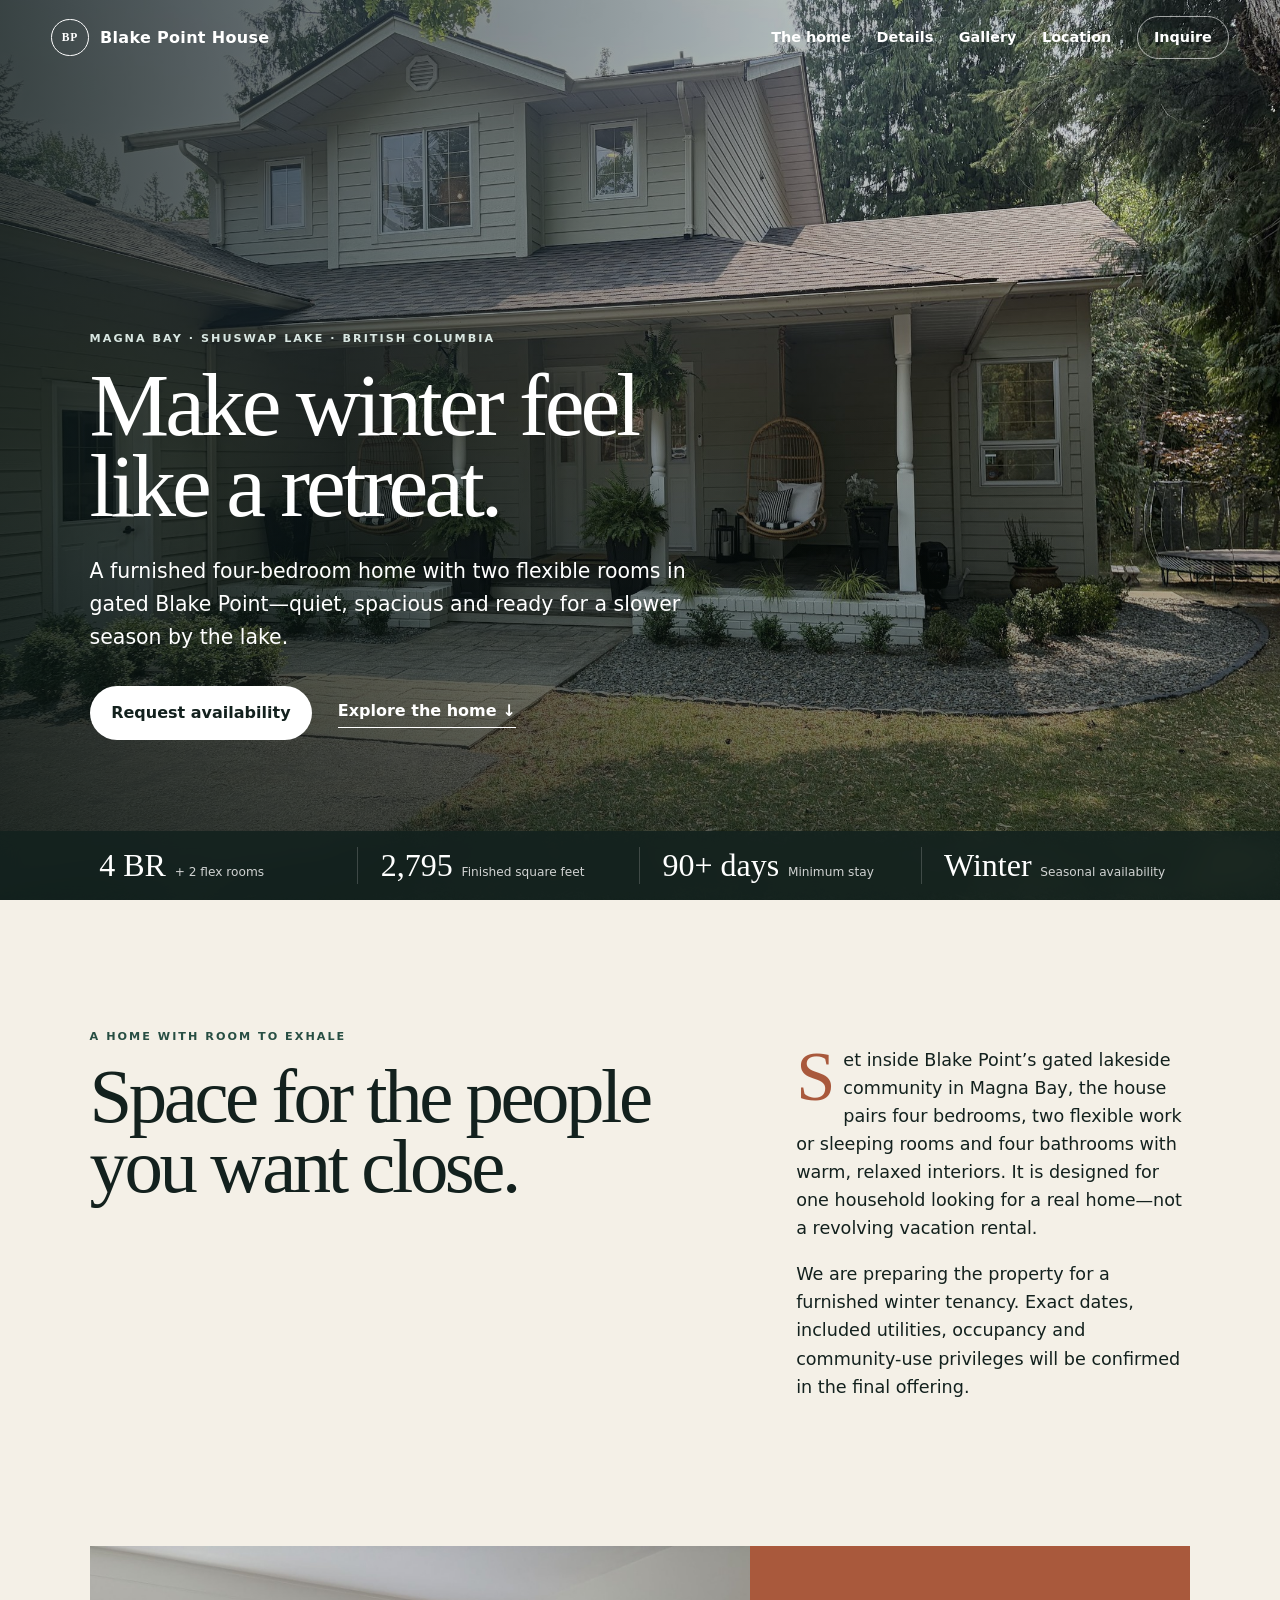
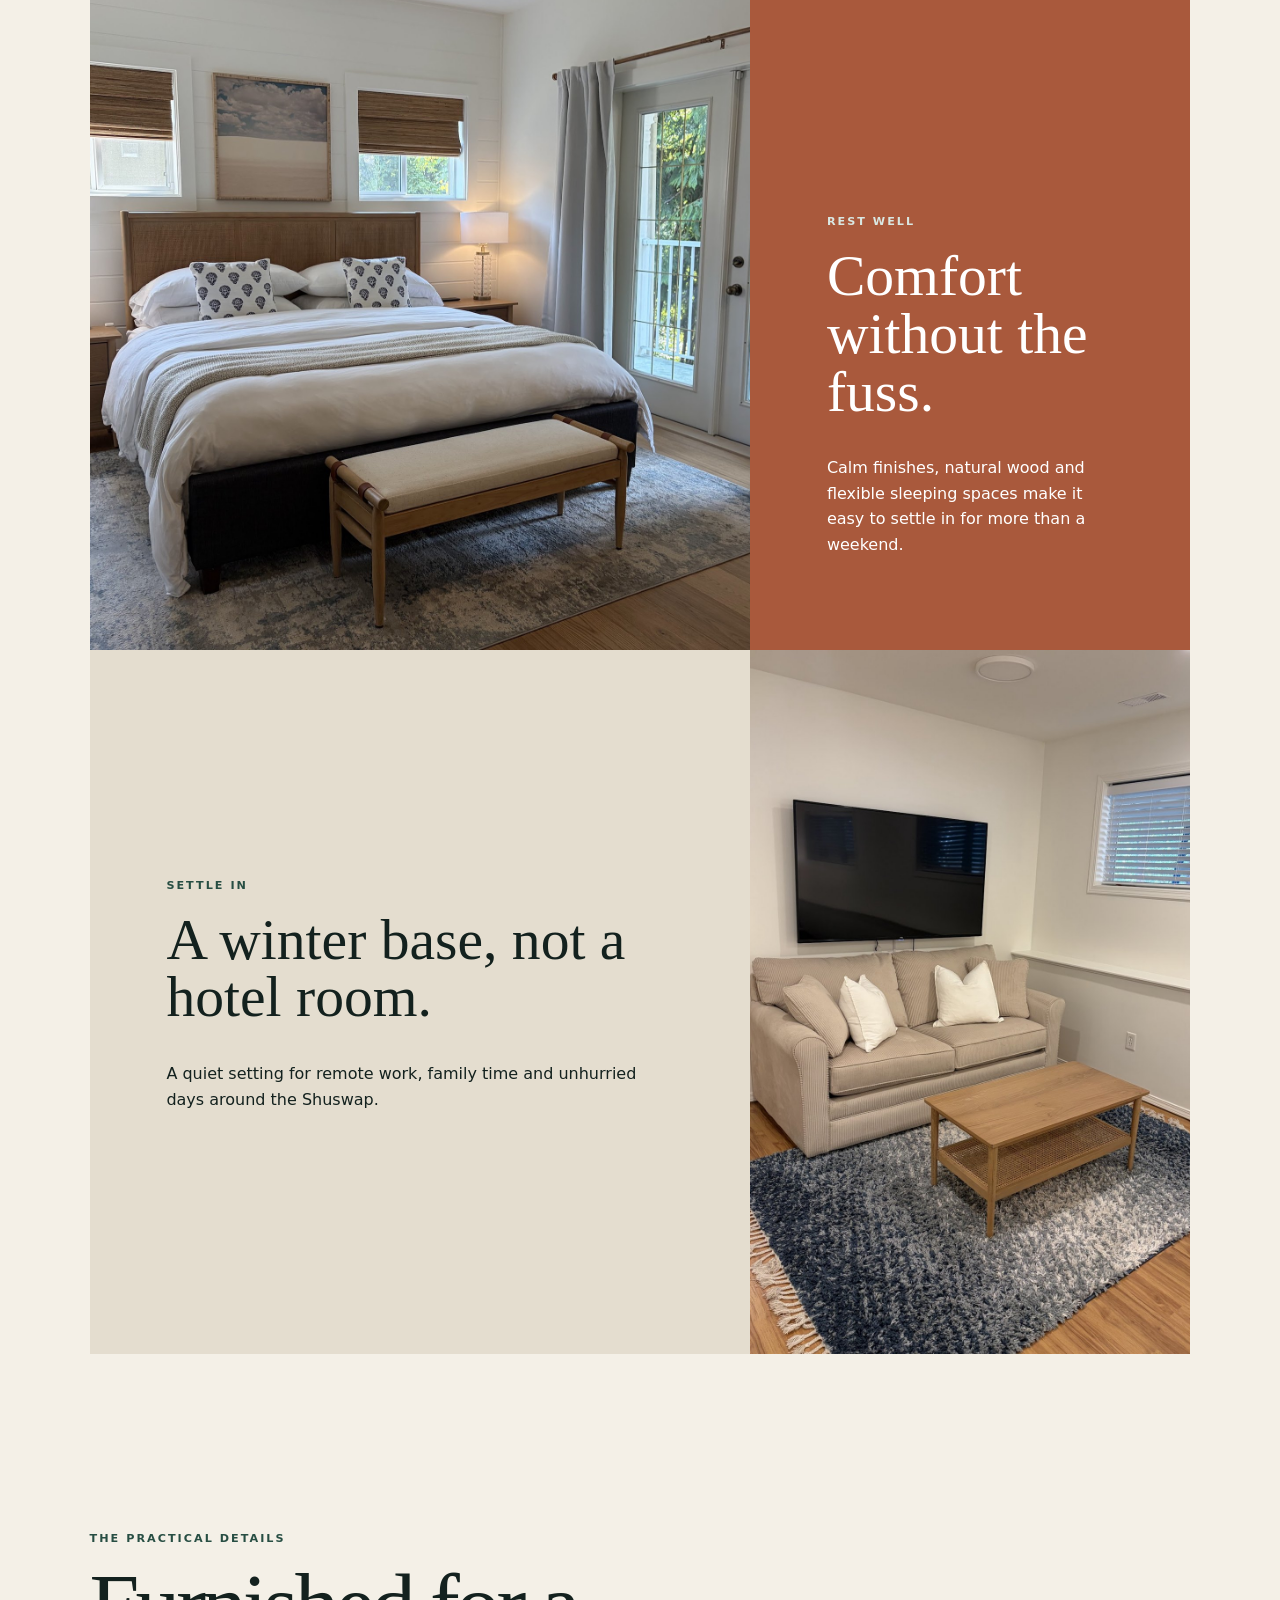
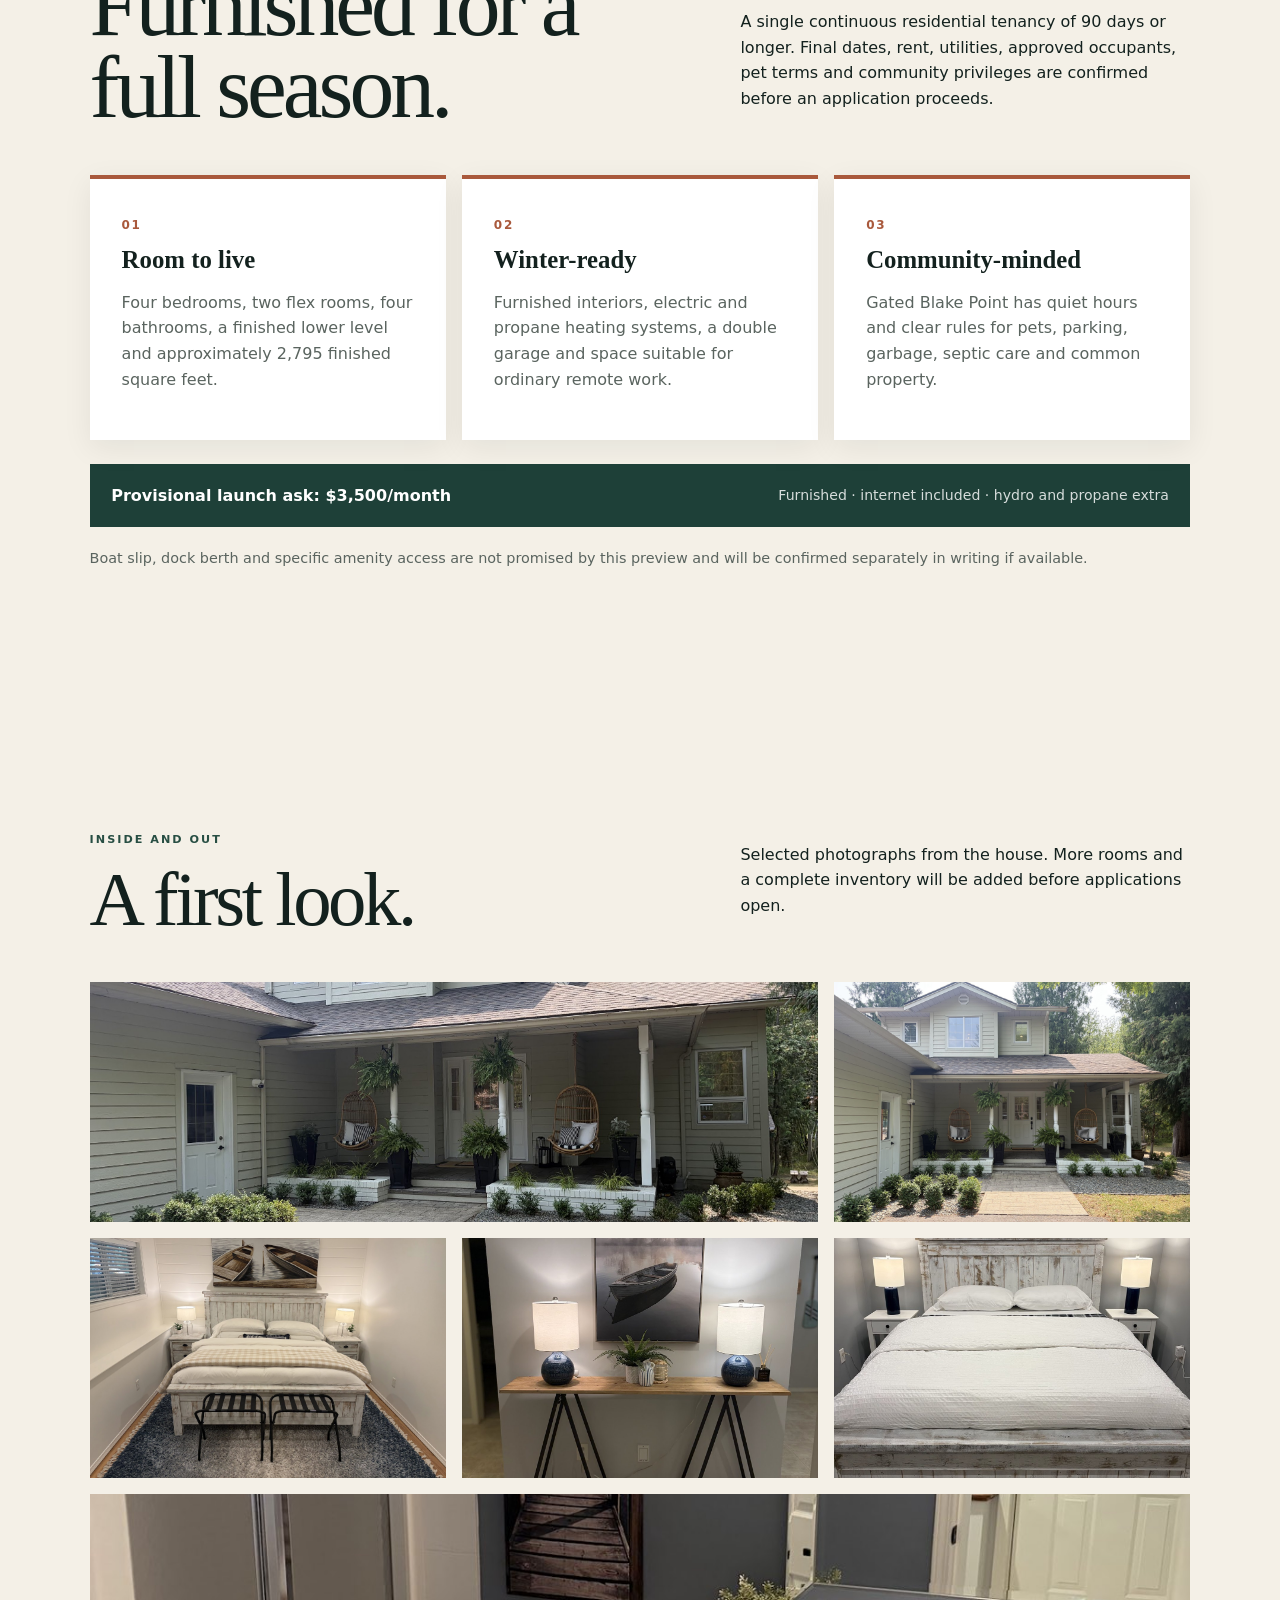
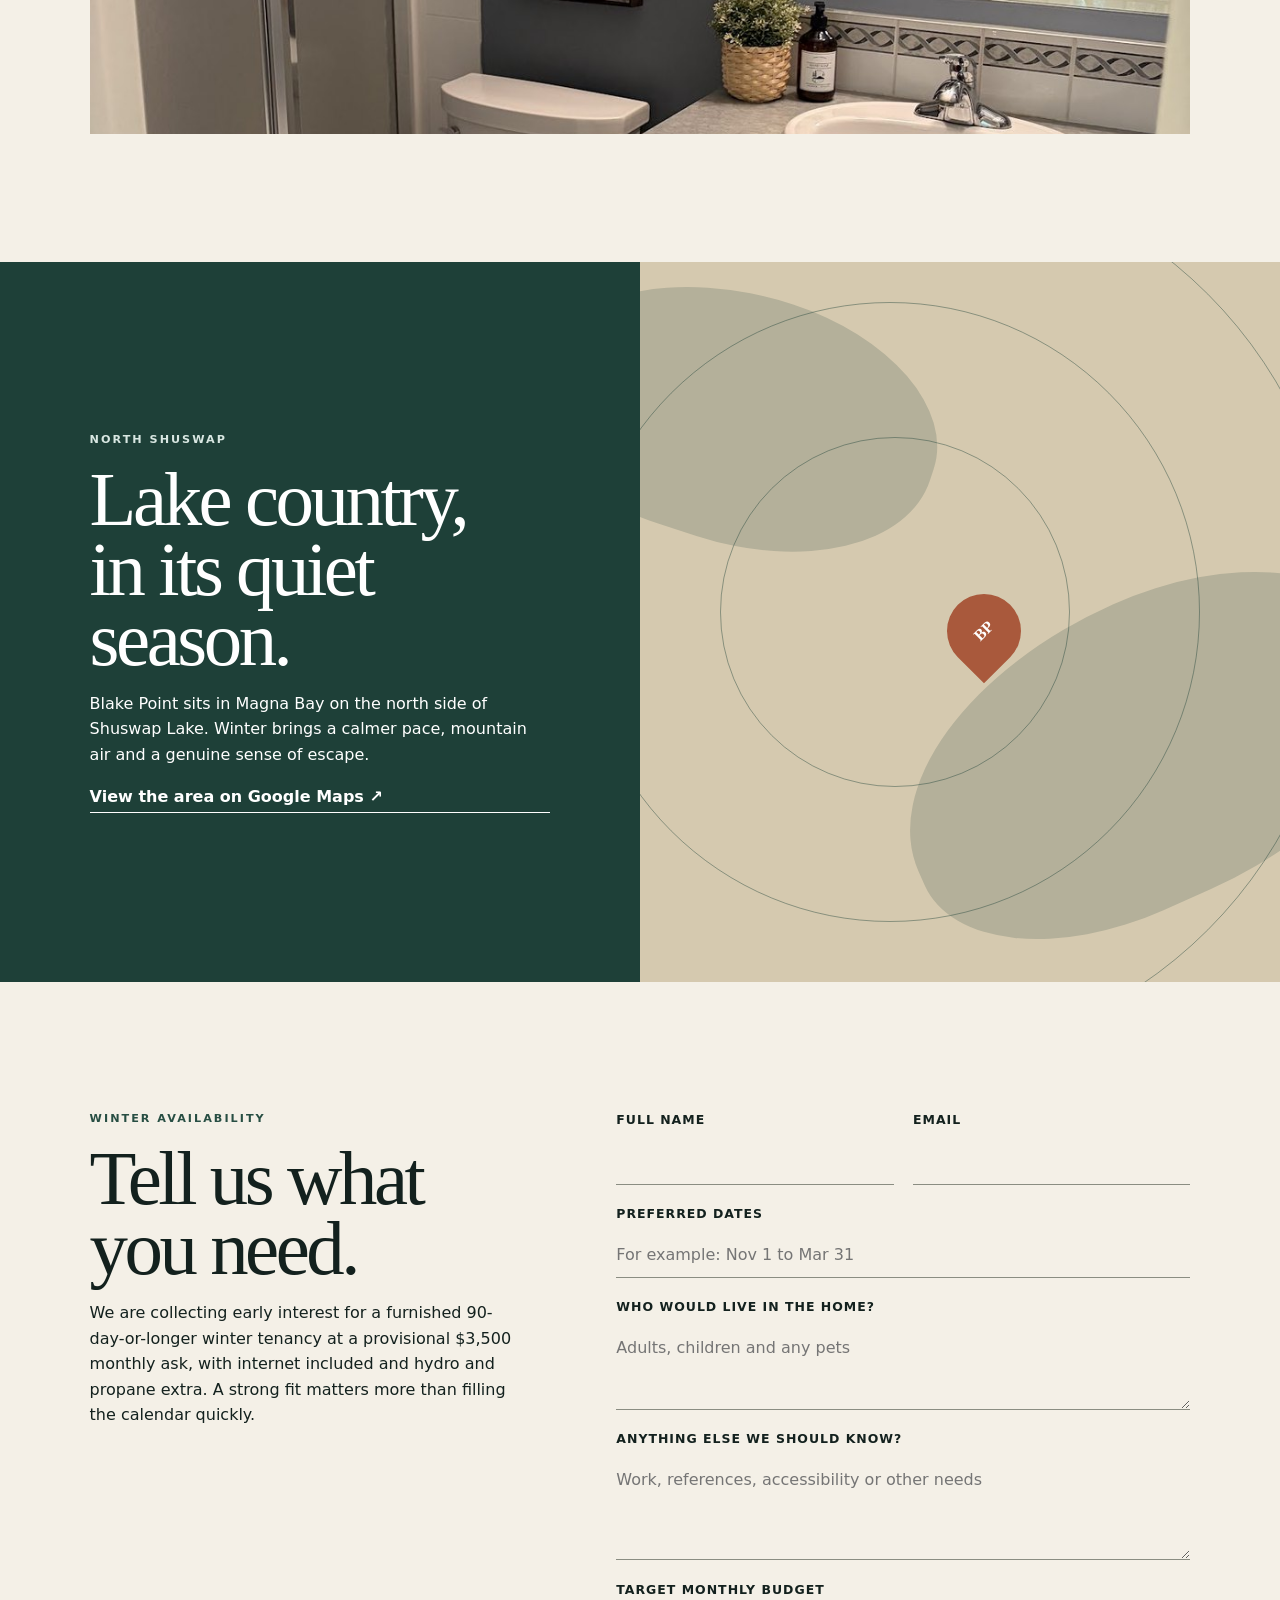
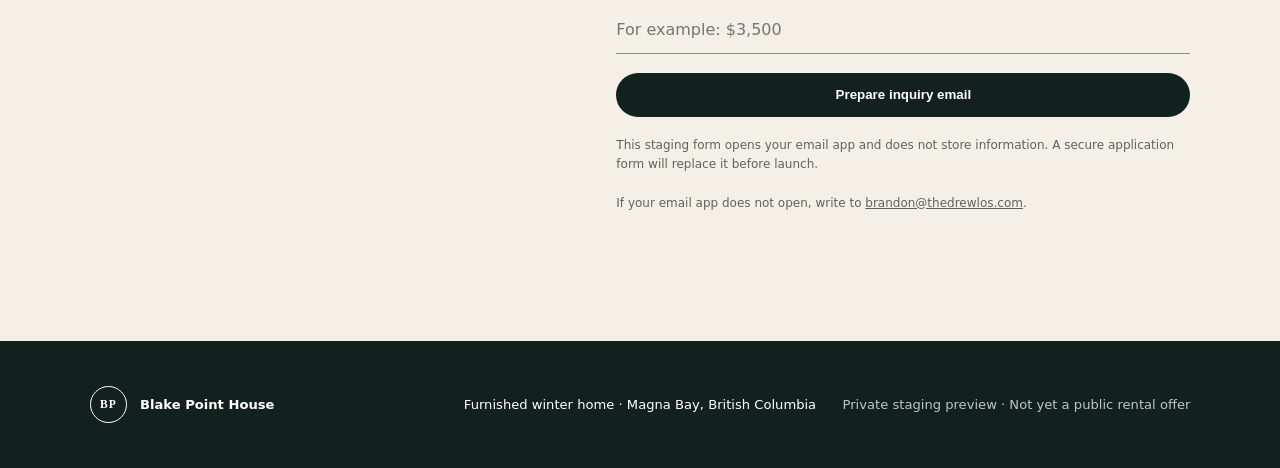
<file: index.html>
<!doctype html>
<html lang="en">
<head>
  <meta charset="utf-8">
  <meta name="viewport" content="width=device-width,initial-scale=1">
  <meta name="robots" content="noindex,nofollow,noarchive">
  <meta name="description" content="A furnished four-bedroom plus two-flex-room winter home in gated Blake Point on Shuswap Lake, British Columbia.">
  <title>Blake Point House — A winter home on Shuswap Lake</title>
  <link rel="stylesheet" href="styles.css">
  <link rel="stylesheet" href="details.css">
</head>
<body>
  <a class="skip" href="#main">Skip to content</a>
  <header class="nav" data-nav>
    <a class="brand" href="#top" aria-label="Blake Point House home">
      <span class="brand-mark">BP</span>
      <span>Blake Point House</span>
    </a>
    <button class="menu" aria-expanded="false" aria-controls="nav-links">Menu</button>
    <nav id="nav-links" aria-label="Primary navigation">
      <a href="#home">The home</a>
      <a href="#details">Details</a>
      <a href="#gallery">Gallery</a>
      <a href="#location">Location</a>
      <a class="nav-cta" href="#inquire">Inquire</a>
    </nav>
  </header>

  <main id="main">
    <section class="hero" id="top" aria-labelledby="hero-title">
      <img class="hero-image" src="assets/web/hero.jpg" alt="Landscaped approach to a covered entrance at Blake Point House">
      <div class="hero-shade"></div>
      <div class="hero-copy">
        <p class="eyebrow light">Magna Bay · Shuswap Lake · British Columbia</p>
        <h1 id="hero-title">Make winter feel<br>like a retreat.</h1>
        <p class="hero-lede">A furnished four-bedroom home with two flexible rooms in gated Blake Point—quiet, spacious and ready for a slower season by the lake.</p>
        <div class="hero-actions">
          <a class="button primary" href="#inquire">Request availability</a>
          <a class="text-link light" href="#gallery">Explore the home <span aria-hidden="true">↓</span></a>
        </div>
      </div>
      <div class="facts" aria-label="Property highlights">
        <div><strong>4 BR</strong><span>+ 2 flex rooms</span></div>
        <div><strong>2,795</strong><span>Finished square feet</span></div>
        <div><strong>90+ days</strong><span>Minimum stay</span></div>
        <div><strong>Winter</strong><span>Seasonal availability</span></div>
      </div>
    </section>

    <section class="intro section" id="home">
      <div>
        <p class="eyebrow">A home with room to exhale</p>
        <h2>Space for the people you want close.</h2>
      </div>
      <div class="intro-copy">
        <p>Set inside Blake Point’s gated lakeside community in Magna Bay, the house pairs four bedrooms, two flexible work or sleeping rooms and four bathrooms with warm, relaxed interiors. It is designed for one household looking for a real home—not a revolving vacation rental.</p>
        <p>We are preparing the property for a furnished winter tenancy. Exact dates, included utilities, occupancy and community-use privileges will be confirmed in the final offering.</p>
      </div>
    </section>

    <section class="feature-grid section" aria-label="Home highlights">
      <article class="feature-image tall">
        <img src="assets/web/bedroom-one.jpg" alt="Rustic wood bed with neutral bedding and nautical artwork">
      </article>
      <article class="feature-copy rust">
        <p class="eyebrow light">Rest well</p>
        <h3>Comfort without the fuss.</h3>
        <p>Calm finishes, natural wood and flexible sleeping spaces make it easy to settle in for more than a weekend.</p>
      </article>
      <article class="feature-copy cream">
        <p class="eyebrow">Settle in</p>
        <h3>A winter base, not a hotel room.</h3>
        <p>A quiet setting for remote work, family time and unhurried days around the Shuswap.</p>
      </article>
      <article class="feature-image">
        <img src="assets/web/lounge.jpg" alt="Soft neutral sofa facing a wall-mounted television">
      </article>
    </section>

    <section class="details section" id="details" aria-labelledby="details-title">
      <div class="section-head">
        <div>
          <p class="eyebrow">The practical details</p>
          <h2 id="details-title">Furnished for a full season.</h2>
        </div>
        <p>A single continuous residential tenancy of 90 days or longer. Final dates, rent, utilities, approved occupants, pet terms and community privileges are confirmed before an application proceeds.</p>
      </div>
      <div class="detail-cards">
        <article><span>01</span><h3>Room to live</h3><p>Four bedrooms, two flex rooms, four bathrooms, a finished lower level and approximately 2,795 finished square feet.</p></article>
        <article><span>02</span><h3>Winter-ready</h3><p>Furnished interiors, electric and propane heating systems, a double garage and space suitable for ordinary remote work.</p></article>
        <article><span>03</span><h3>Community-minded</h3><p>Gated Blake Point has quiet hours and clear rules for pets, parking, garbage, septic care and common property.</p></article>
      </div>
      <p class="price-line"><strong>Provisional launch ask: $3,500/month</strong><span>Furnished · internet included · hydro and propane extra</span></p>
      <p class="detail-note">Boat slip, dock berth and specific amenity access are not promised by this preview and will be confirmed separately in writing if available.</p>
    </section>

    <section class="gallery section" id="gallery">
      <div class="section-head">
        <div>
          <p class="eyebrow">Inside and out</p>
          <h2>A first look.</h2>
        </div>
        <p>Selected photographs from the house. More rooms and a complete inventory will be added before applications open.</p>
      </div>
      <div class="mosaic">
        <button class="photo wide" data-photo="assets/web/exterior-angle.jpg" aria-label="Open exterior angle photo"><img src="assets/web/exterior-angle.jpg" alt="Angled exterior view with landscaping and covered entrance"></button>
        <button class="photo" data-photo="assets/web/porch.jpg" aria-label="Open covered entrance photo"><img src="assets/web/porch.jpg" alt="Covered entrance with hanging plants and wicker chairs"></button>
        <button class="photo" data-photo="assets/web/room-overview.jpg" aria-label="Open room overview photo"><img src="assets/web/room-overview.jpg" alt="Wide view of a sleeping and sitting area"></button>
        <button class="photo" data-photo="assets/web/bedroom-two.jpg" aria-label="Open second bedroom photo"><img src="assets/web/bedroom-two.jpg" alt="Wood bed with white bedding and blue bedside lamps"></button>
        <button class="photo" data-photo="assets/web/console.jpg" aria-label="Open interior detail photo"><img src="assets/web/console.jpg" alt="Wood console with blue lamps, greenery and boat artwork"></button>
        <button class="photo full" data-photo="assets/web/bathroom.jpg" aria-label="Open bathroom photo"><img src="assets/web/bathroom.jpg" alt="Bright bathroom with vanity, toilet and glass shower"></button>
      </div>
    </section>

    <section class="location section" id="location">
      <div class="location-card">
        <p class="eyebrow light">North Shuswap</p>
        <h2>Lake country,<br>in its quiet season.</h2>
        <p>Blake Point sits in Magna Bay on the north side of Shuswap Lake. Winter brings a calmer pace, mountain air and a genuine sense of escape.</p>
        <a class="text-link light" href="https://www.google.com/maps/search/?api=1&query=Blake+Point+Magna+Bay+BC" target="_blank" rel="noopener">View the area on Google Maps <span aria-hidden="true">↗</span></a>
      </div>
      <div class="location-art" aria-hidden="true">
        <div class="ring r1"></div><div class="ring r2"></div><div class="ring r3"></div><div class="pin">BP</div>
      </div>
    </section>

    <section class="inquire section" id="inquire">
      <div>
        <p class="eyebrow">Winter availability</p>
        <h2>Tell us what you need.</h2>
        <p>We are collecting early interest for a furnished 90-day-or-longer winter tenancy at a provisional $3,500 monthly ask, with internet included and hydro and propane extra. A strong fit matters more than filling the calendar quickly.</p>
      </div>
      <form class="interest-form" data-form>
        <label>Full name<input name="name" autocomplete="name" required></label>
        <label>Email<input name="email" type="email" autocomplete="email" required></label>
        <label>Preferred dates<input name="dates" placeholder="For example: Nov 1 to Mar 31" required></label>
        <label>Who would live in the home?<textarea name="household" rows="3" placeholder="Adults, children and any pets"></textarea></label>
        <label>Anything else we should know?<textarea name="notes" rows="4" placeholder="Work, references, accessibility or other needs"></textarea></label>
        <label>Target monthly budget<input name="budget" placeholder="For example: $3,500"></label>
        <button class="button dark" type="submit">Prepare inquiry email</button>
        <p class="form-note">This staging form opens your email app and does not store information. A secure application form will replace it before launch.</p>
        <p class="form-note">If your email app does not open, write to <a href="mailto:brandon@thedrewlos.com">brandon@thedrewlos.com</a>.</p>
      </form>
    </section>
  </main>

  <footer>
    <div><span class="brand-mark">BP</span><strong>Blake Point House</strong></div>
    <p>Furnished winter home · Magna Bay, British Columbia</p>
    <p class="staging">Private staging preview · Not yet a public rental offer</p>
  </footer>

  <dialog class="lightbox" data-lightbox>
    <button class="close" data-close aria-label="Close image">×</button>
    <img alt="Expanded property photograph">
  </dialog>
  <script src="script.js"></script>
</body>
</html>
</file>
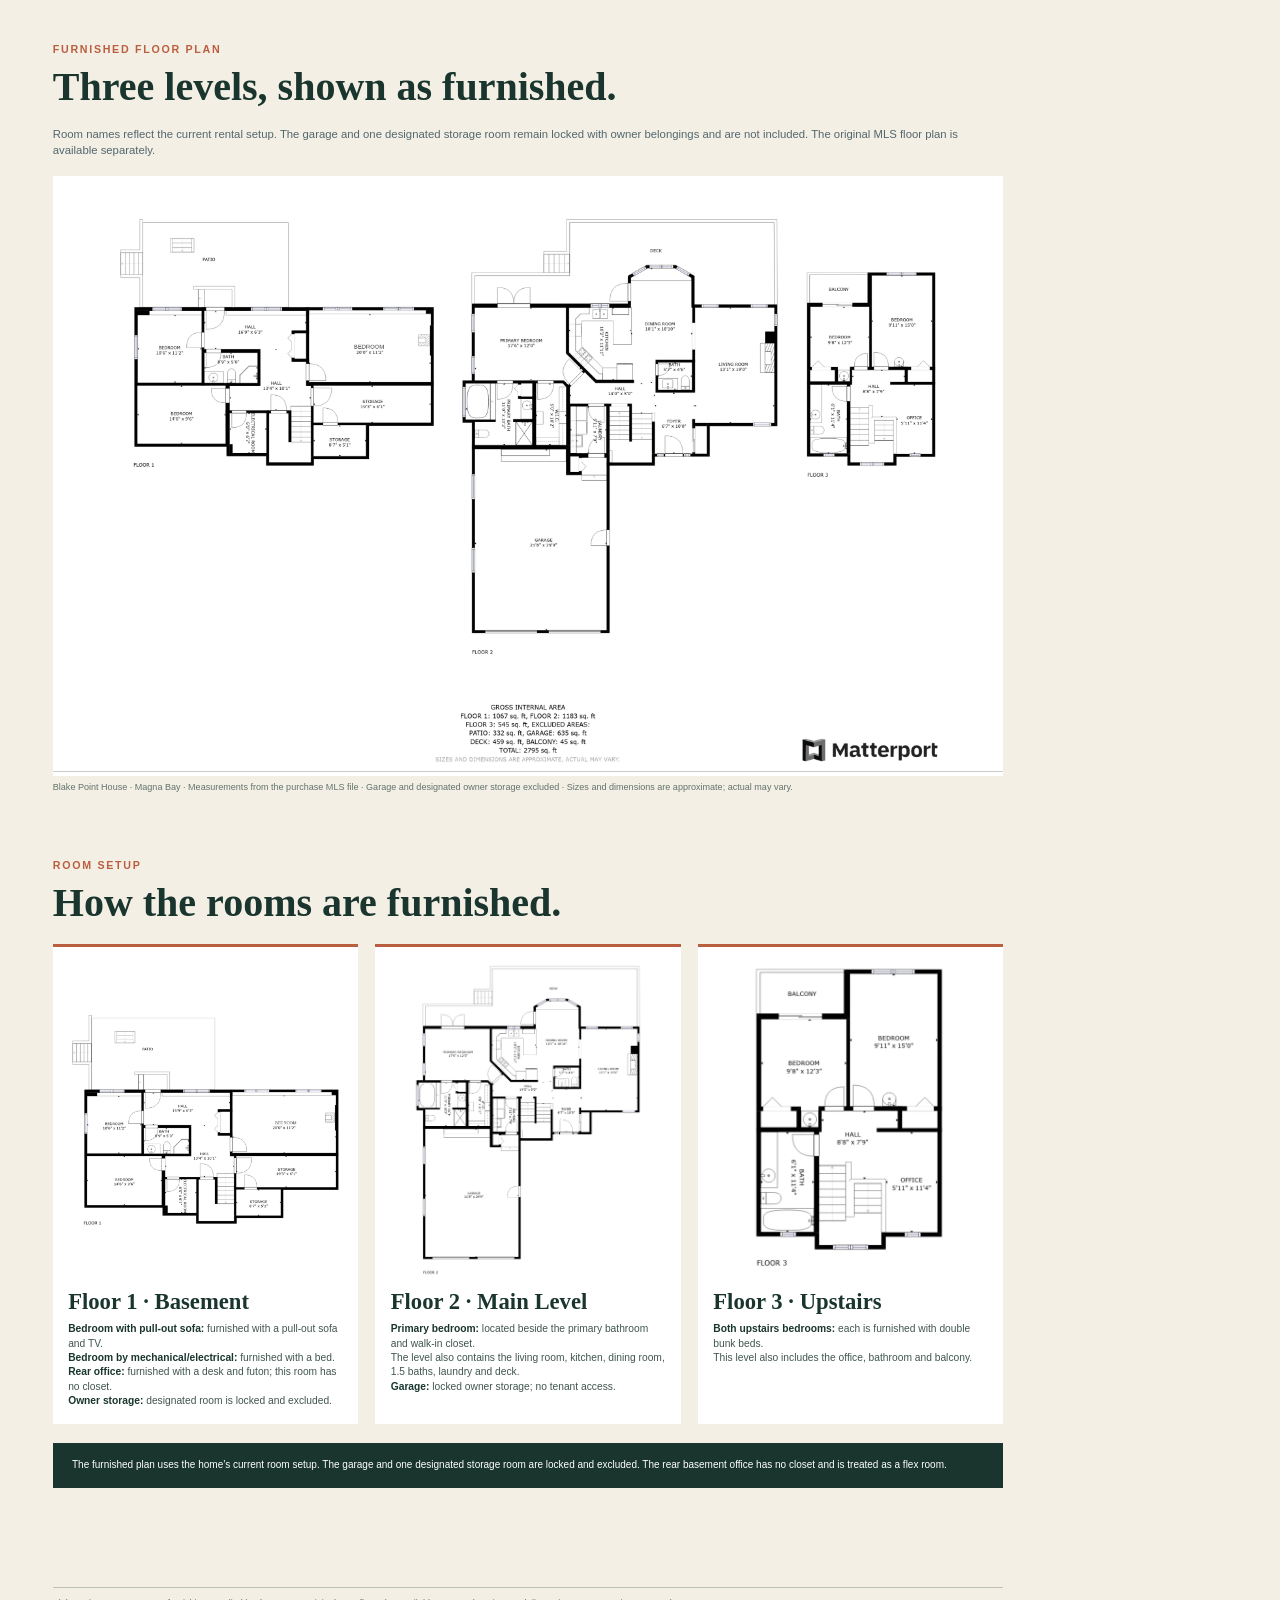
<file: rental/assets/annotated-floor-plan.html>
<!doctype html><html lang="en"><head><meta charset="utf-8"><title>Blake Point House — Annotated Floor Plan</title><style>@page{size:Letter landscape;margin:0}*{box-sizing:border-box}body{margin:0;font-family:Arial,sans-serif;color:#19352e;background:#f4efe5}.page{width:11in;height:8.5in;page-break-after:always;padding:.45in .55in;overflow:hidden;position:relative}.page:last-child{page-break-after:auto}.eyebrow{font-size:8pt;font-weight:700;letter-spacing:.16em;color:#b95f3f}.title{font-family:Georgia,serif;font-size:30pt;line-height:1;margin:.12in 0 .2in}.lede{font-size:8.5pt;line-height:1.45;color:#52676e;margin:0 0 .18in}.source-plan{width:100%;height:6.25in;object-fit:contain;background:#fff}.foot{position:absolute;left:.55in;right:.55in;bottom:.25in;border-top:1px solid rgba(25,53,46,.25);padding-top:.1in;font-size:6.8pt;color:#60736c}.levels{display:grid;grid-template-columns:repeat(3,1fr);gap:.18in;margin-top:.22in}.level{border-top:3px solid #b95f3f;background:#fff;padding:.16in;display:grid;grid-template-rows:3.3in auto;min-width:0}.level img{width:100%;height:100%;object-fit:contain}.level h2{font-family:Georgia,serif;font-size:17pt;margin:.1in 0 .08in}.level p{font-size:7.7pt;line-height:1.4;color:#41554f;margin:0}.level b{color:#19352e}.note{margin-top:.2in;padding:.16in .2in;background:#19352e;color:#fff;font-size:7.5pt;line-height:1.4}</style></head><body><section class="page"><div class="eyebrow">FURNISHED FLOOR PLAN</div><h1 class="title">Three levels, shown as furnished.</h1><p class="lede">Room names reflect the current rental setup. The garage and one designated storage room remain locked with owner belongings and are not included. The original MLS floor plan is available separately.</p><img class="source-plan" src="floor-plan/floor-plan.webp" alt="Complete three-level furnished floor plan"><div class="foot">Blake Point House · Magna Bay · Measurements from the purchase MLS file · Garage and designated owner storage excluded · Sizes and dimensions are approximate; actual may vary.</div></section><section class="page"><div class="eyebrow">ROOM SETUP</div><h1 class="title">How the rooms are furnished.</h1><div class="levels"><article class="level"><img src="floor-plan/floor-1.webp" alt="Floor 1 furnished plan"><div><h2>Floor 1 · Basement</h2><p><b>Bedroom with pull-out sofa:</b> furnished with a pull-out sofa and TV.<br><b>Bedroom by mechanical/electrical:</b> furnished with a bed.<br><b>Rear office:</b> furnished with a desk and futon; this room has no closet.<br><b>Owner storage:</b> designated room is locked and excluded.</p></div></article><article class="level"><img src="floor-plan/floor-2.webp" alt="Floor 2"><div><h2>Floor 2 · Main Level</h2><p><b>Primary bedroom:</b> located beside the primary bathroom and walk-in closet.<br>The level also contains the living room, kitchen, dining room, 1.5 baths, laundry and deck.<br><b>Garage:</b> locked owner storage; no tenant access.</p></div></article><article class="level"><img src="floor-plan/floor-3.webp" alt="Floor 3"><div><h2>Floor 3 · Upstairs</h2><p><b>Both upstairs bedrooms:</b> each is furnished with double bunk beds.<br>This level also includes the office, bathroom and balcony.</p></div></article></div><div class="note">The furnished plan uses the home’s current room setup. The garage and one designated storage room are locked and excluded. The rear basement office has no closet and is treated as a flex room.</div><div class="foot">Blake Point House · Current furnishing supplied by the owner · Original MLS floor plan available separately · Sizes and dimensions are approximate; actual may vary.</div></section></body></html>
</file>
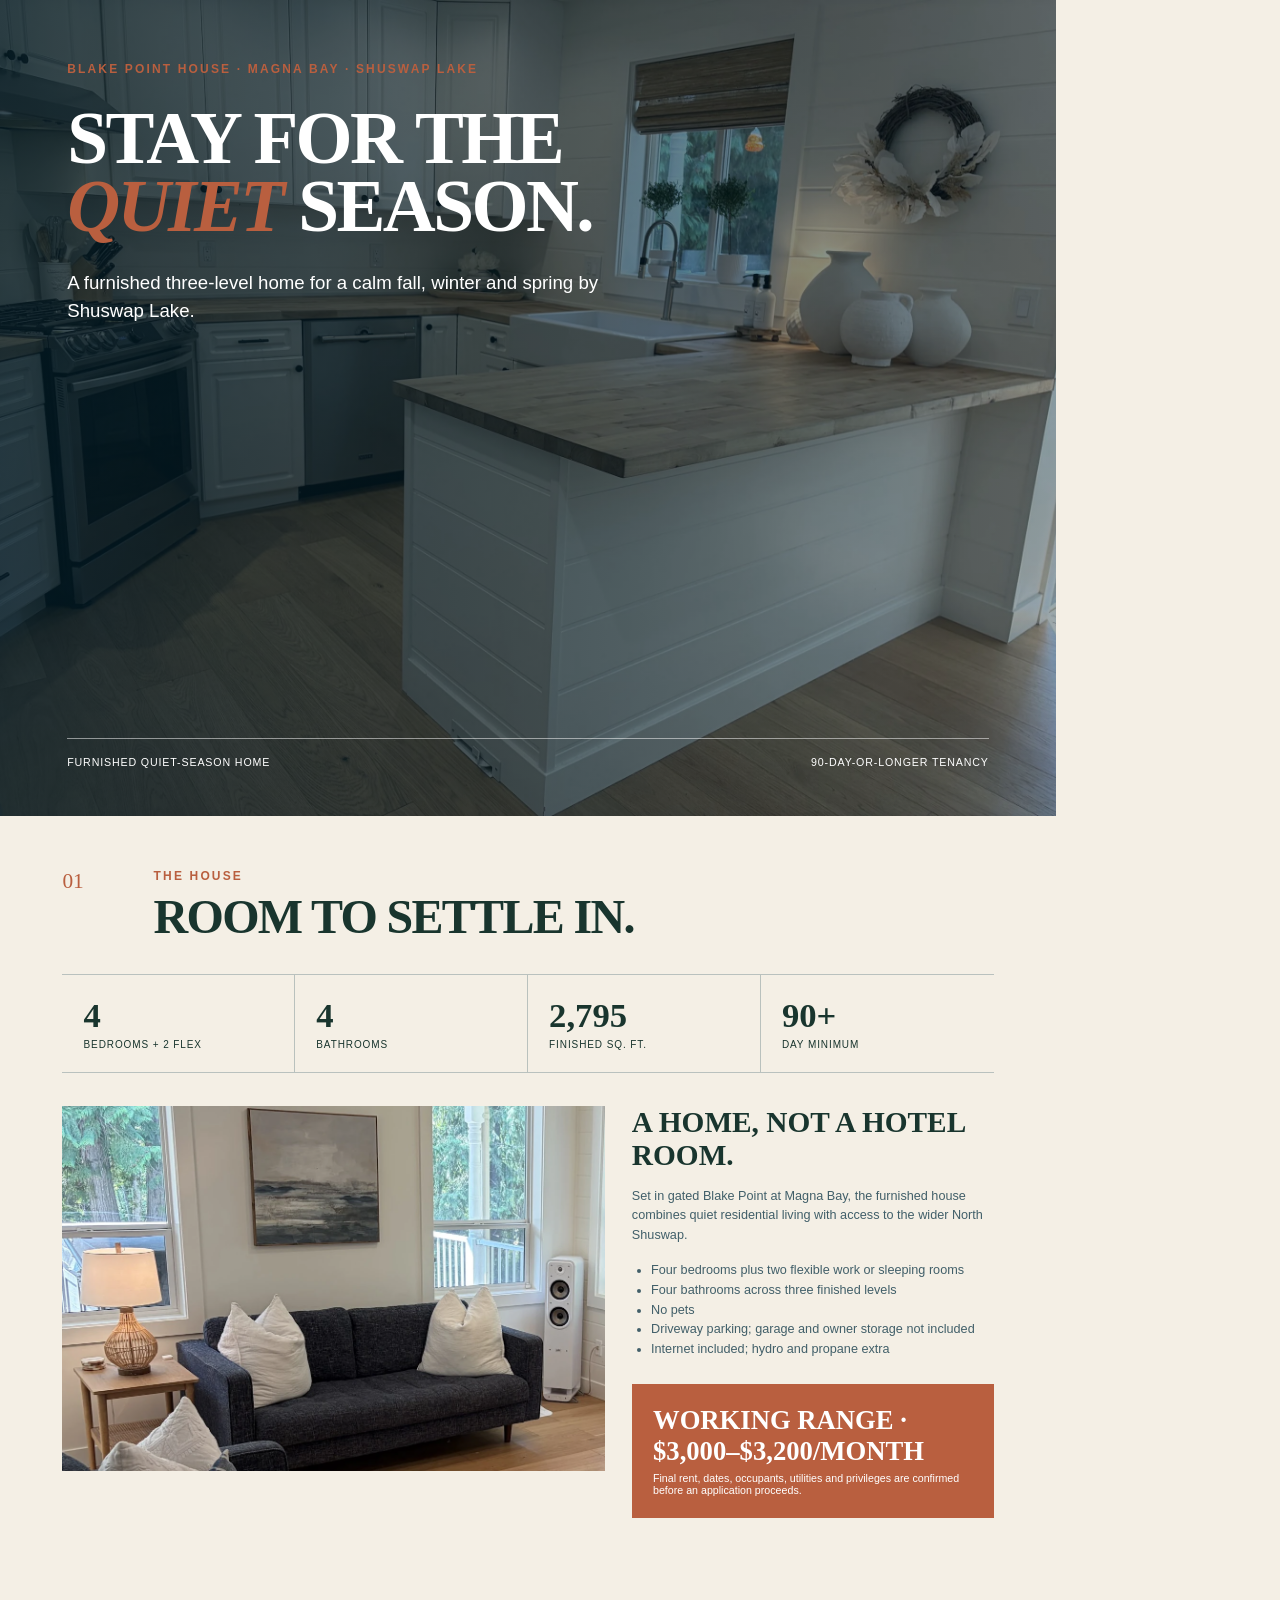
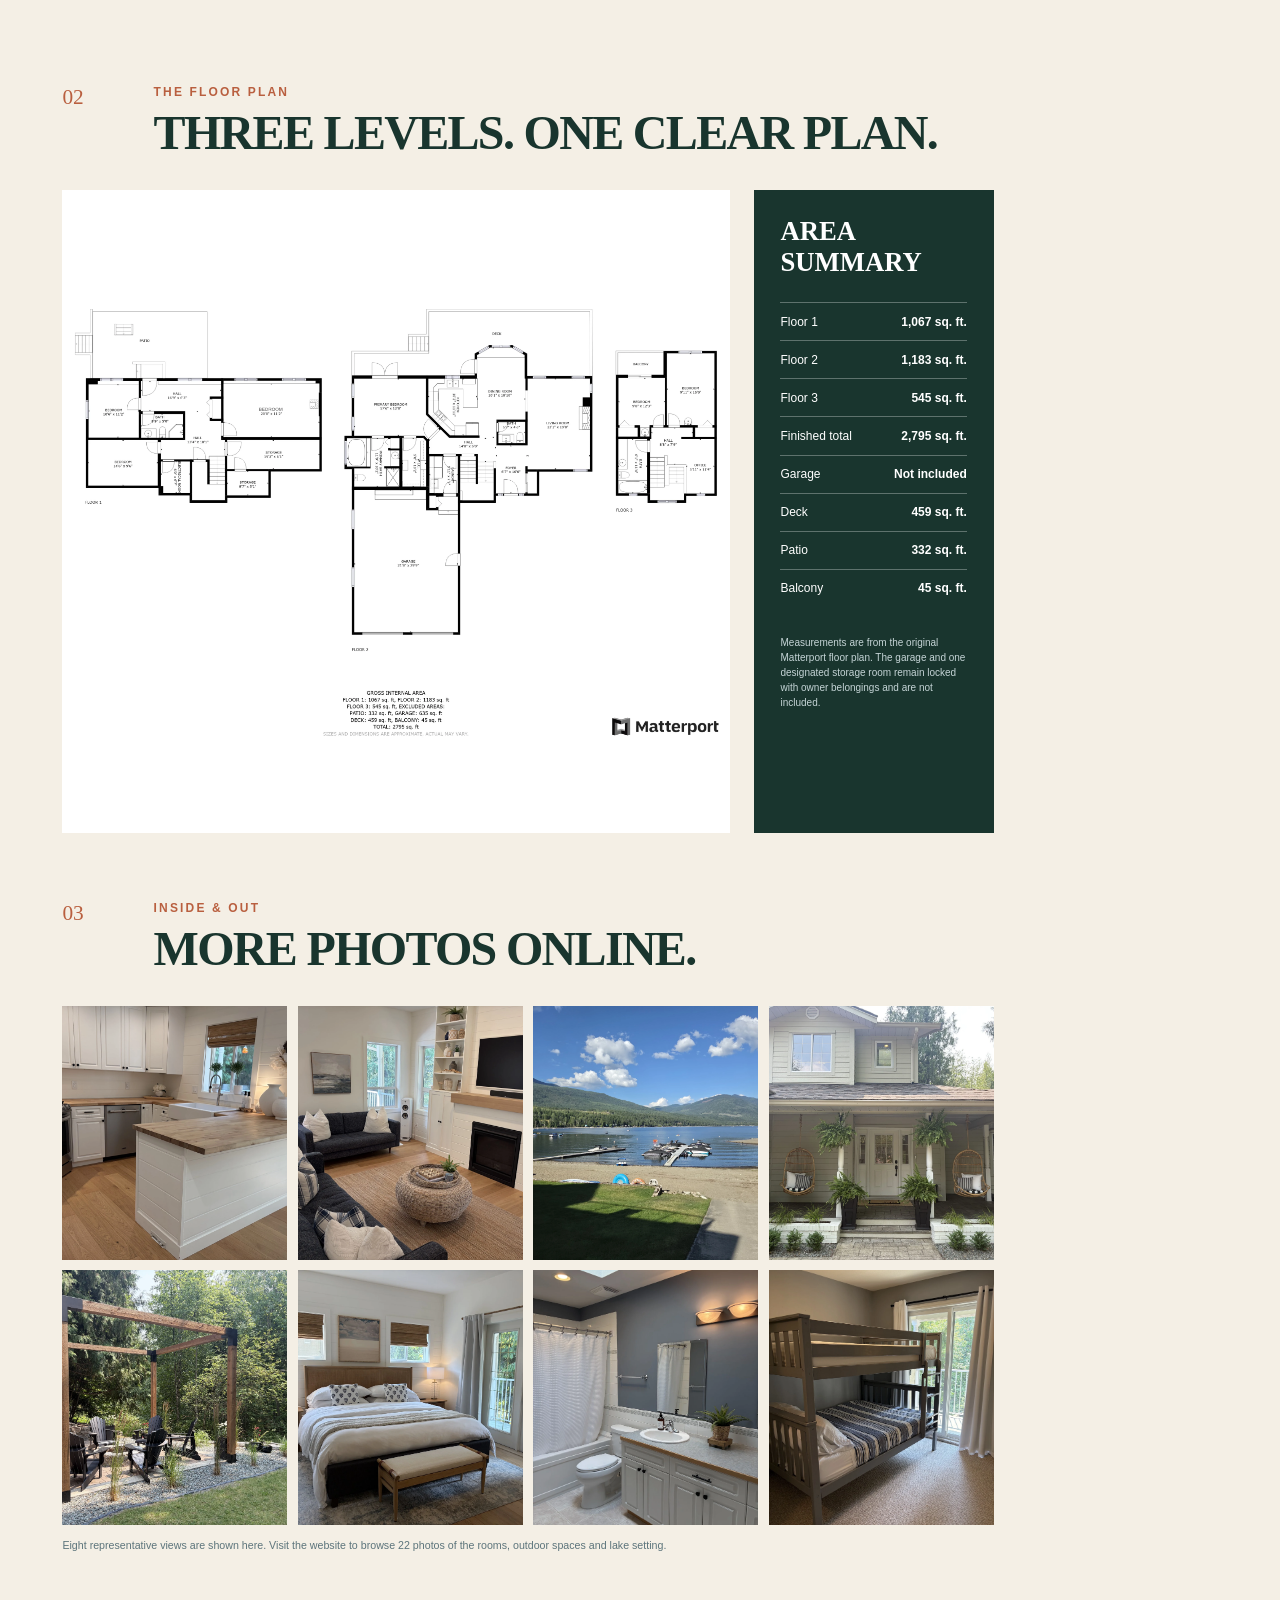
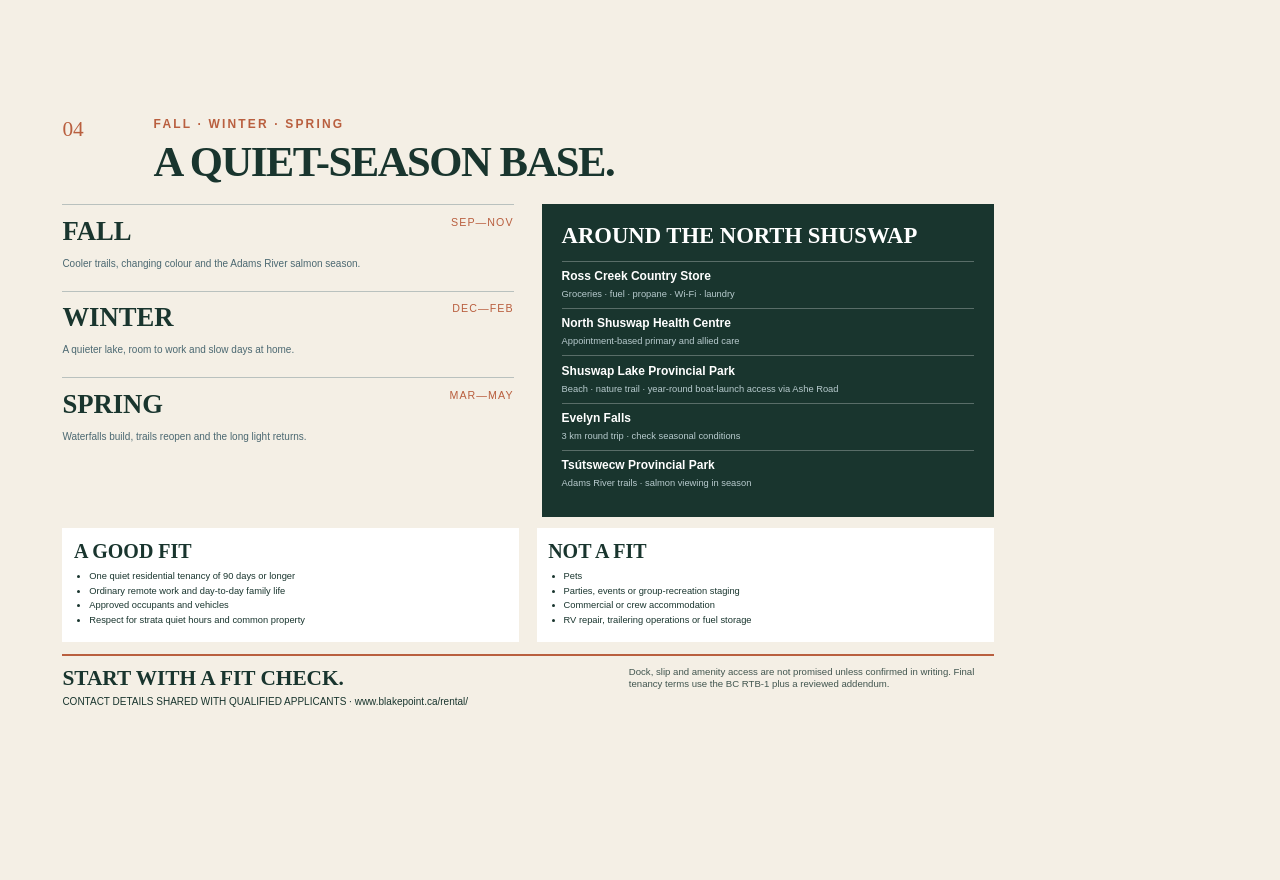
<file: rental/assets/brochure.html>
<!doctype html><html lang="en"><head><meta charset="utf-8"><title>Blake Point House Brochure</title><style>
@page{size:Letter landscape;margin:0}*{box-sizing:border-box}body{margin:0;font-family:Arial,sans-serif;color:#19352e;background:#f4efe5}.page{width:11in;height:8.5in;page-break-after:always;position:relative;overflow:hidden;background:#f4efe5}.page:last-child{page-break-after:auto}.cover img{position:absolute;inset:0;width:100%;height:100%;object-fit:cover}.cover:after{content:'';position:absolute;inset:0;background:linear-gradient(90deg,rgba(3,28,38,.8),rgba(3,28,38,.38))}.cover-copy{position:absolute;z-index:2;left:.7in;top:.65in;width:6.5in;color:white}.kicker{font-size:9pt;letter-spacing:.18em;font-weight:700;color:#b95f3f}.cover h1,.display{font-family:Georgia,serif;letter-spacing:-.035em}.cover h1{font-size:55pt;line-height:.92;margin:.3in 0}.cover h1 em{font-style:italic;color:#b95f3f}.cover p{font-size:14pt;line-height:1.5;width:5.8in}.cover-foot{position:absolute;z-index:2;left:.7in;right:.7in;bottom:.5in;color:white;border-top:1px solid rgba(255,255,255,.5);padding-top:.18in;display:flex;justify-content:space-between;font-size:8pt;letter-spacing:.08em}.pad{padding:.55in .65in}.head{display:grid;grid-template-columns:.7in 1fr;gap:.25in}.num{color:#b95f3f;font-family:Impact;font-size:16pt}.display{font-size:36pt;line-height:.95;margin:.12in 0 .35in}.facts{display:grid;grid-template-columns:repeat(4,1fr);border-top:1px solid rgba(8,56,72,.25);border-bottom:1px solid rgba(8,56,72,.25)}.fact{padding:.22in;border-right:1px solid rgba(8,56,72,.25)}.fact:last-child{border-right:0}.fact b{font-family:Impact;font-size:26pt}.fact span{display:block;font-size:7.5pt;letter-spacing:.09em;margin-top:.05in}.two{display:grid;grid-template-columns:1.2fr .8fr;gap:.28in;margin-top:.35in}.two img{width:100%;height:3.8in;object-fit:cover}.copy h3{font-family:Impact;font-size:22pt;margin:0 0 .15in}.copy p,.copy li{font-size:9.5pt;line-height:1.55;color:#415f69}.copy ul{padding-left:.2in}.price{background:#b95f3f;color:white;padding:.22in;margin-top:.25in}.price b{font-family:Impact;font-size:20pt}.price span{display:block;font-size:8pt;margin-top:.06in}.plan-grid{display:grid;grid-template-columns:1fr 2.5in;gap:.25in}.plan-grid>img{width:100%;height:6.7in;object-fit:contain;background:white}.summary{background:#19352e;color:white;padding:.28in}.summary h3{font-family:Impact;font-size:20pt;margin:0 0 .25in}.summary dl{margin:0}.summary div{display:flex;justify-content:space-between;padding:.12in 0;border-top:1px solid rgba(255,255,255,.3);font-size:9pt}.summary dd{margin:0;font-weight:700}.summary p{font-size:7.5pt;line-height:1.5;color:#c5d4d6;margin-top:.3in}.photo-grid{display:grid;grid-template-columns:repeat(4,1fr);grid-template-rows:repeat(2,2.65in);gap:.11in}.photo-grid img{width:100%;height:100%;object-fit:cover}.caption{font-size:8pt;color:#5c747b;margin:.15in 0}.area{display:grid;grid-template-columns:1fr 1fr;gap:.3in}.season{border-top:1px solid rgba(8,56,72,.25);padding:.18in 0}.season b{font-family:Impact;font-size:20pt}.season span{float:right;color:#b95f3f;font-size:8pt;letter-spacing:.1em}.season p{font-size:8.5pt;line-height:1.45;color:#4b6871}.places{background:#19352e;color:white;padding:.3in}.places h3{font-family:Impact;font-size:20pt;margin:0 0 .2in}.places div{border-top:1px solid rgba(255,255,255,.28);padding:.12in 0}.places b{display:block;font-size:9pt}.places span{font-size:7pt;color:#b8cbce}.fit{display:grid;grid-template-columns:1fr 1fr;gap:.18in;margin-top:.28in}.fit section{padding:.22in;background:white}.fit h3{font-family:Impact;font-size:18pt;margin:0 0 .15in}.fit li{font-size:8pt;line-height:1.45;margin-bottom:.05in}.cta{position:absolute;left:.65in;right:.65in;bottom:.48in;border-top:2px solid #b95f3f;padding-top:.18in;display:flex;justify-content:space-between;align-items:end}.cta b{font-family:Impact;font-size:22pt}.cta span{font-size:9pt}.small{font-size:6.8pt;color:#637980}
 .final .display{font-size:32pt;margin-bottom:.22in}.final .season{padding:.11in 0}.final .season p{font-size:7.5pt;line-height:1.35}.final .places{padding:.2in}.final .places h3{font-size:17pt;margin-bottom:.12in}.final .places div{padding:.075in 0}.final .fit{margin-top:.12in}.final .fit section{padding:.12in}.final .fit h3{font-size:15pt;margin-bottom:.08in}.final .fit ul{margin:.05in 0;padding-left:.16in}.final .fit li{font-size:7pt;line-height:1.3;margin-bottom:.025in}.final .cta{position:static;margin-top:.12in;padding-top:.1in;align-items:start}.final .cta b{font-size:16pt}.final .cta span{font-size:7.5pt}.final .small{font-size:7.2pt;line-height:1.35;color:#41554f;max-width:3.8in}
</style></head><body>
<section class="page cover"><img src="hero/kitchen.webp" alt=""><div class="cover-copy"><div class="kicker">BLAKE POINT HOUSE · MAGNA BAY · SHUSWAP LAKE</div><h1>STAY FOR THE<br><em>QUIET</em> SEASON.</h1><p>A furnished three-level home for a calm fall, winter and spring by Shuswap Lake.</p></div><div class="cover-foot"><span>FURNISHED QUIET-SEASON HOME</span><span>90-DAY-OR-LONGER TENANCY</span></div></section>
<section class="page pad"><div class="head"><div class="num">01</div><div><div class="kicker">THE HOUSE</div><h2 class="display">ROOM TO SETTLE IN.</h2></div></div><div class="facts"><div class="fact"><b>4</b><span>BEDROOMS + 2 FLEX</span></div><div class="fact"><b>4</b><span>BATHROOMS</span></div><div class="fact"><b>2,795</b><span>FINISHED SQ. FT.</span></div><div class="fact"><b>90+</b><span>DAY MINIMUM</span></div></div><div class="two"><img src="hero/living-room-crop.webp" alt=""><div class="copy"><h3>A HOME, NOT A HOTEL ROOM.</h3><p>Set in gated Blake Point at Magna Bay, the furnished house combines quiet residential living with access to the wider North Shuswap.</p><ul><li>Four bedrooms plus two flexible work or sleeping rooms</li><li>Four bathrooms across three finished levels</li><li>No pets</li><li>Driveway parking; garage and owner storage not included</li><li>Internet included; hydro and propane extra</li></ul><div class="price"><b>WORKING RANGE · $3,000–$3,200/MONTH</b><span>Final rent, dates, occupants, utilities and privileges are confirmed before an application proceeds.</span></div></div></div></section>
<section class="page pad"><div class="head"><div class="num">02</div><div><div class="kicker">THE FLOOR PLAN</div><h2 class="display">THREE LEVELS. ONE CLEAR PLAN.</h2></div></div><div class="plan-grid"><img src="floor-plan/floor-plan.webp" alt=""><aside class="summary"><h3>AREA SUMMARY</h3><dl><div><dt>Floor 1</dt><dd>1,067 sq. ft.</dd></div><div><dt>Floor 2</dt><dd>1,183 sq. ft.</dd></div><div><dt>Floor 3</dt><dd>545 sq. ft.</dd></div><div><dt>Finished total</dt><dd>2,795 sq. ft.</dd></div><div><dt>Garage</dt><dd>Not included</dd></div><div><dt>Deck</dt><dd>459 sq. ft.</dd></div><div><dt>Patio</dt><dd>332 sq. ft.</dd></div><div><dt>Balcony</dt><dd>45 sq. ft.</dd></div></dl><p>Measurements are from the original Matterport floor plan. The garage and one designated storage room remain locked with owner belongings and are not included.</p></aside></div></section>
<section class="page pad"><div class="head"><div class="num">03</div><div><div class="kicker">INSIDE & OUT</div><h2 class="display">MORE PHOTOS ONLINE.</h2></div></div><div class="photo-grid"><img src="hero/kitchen.webp" alt=""><img src="hero/living-room-angle.webp" alt=""><img src="hero/lake-view.webp" alt=""><img src="photos-v2/photo-065.webp" alt=""><img src="photos-v2/photo-076.webp" alt=""><img src="photos-v2/photo-095.webp" alt=""><img src="photos-v2/photo-123.webp" alt=""><img src="photos-v2/photo-124.webp" alt=""></div><p class="caption">Eight representative views are shown here. Visit the website to browse 22 photos of the rooms, outdoor spaces and lake setting.</p></section>
<section class="page pad final"><div class="head"><div class="num">04</div><div><div class="kicker">FALL · WINTER · SPRING</div><h2 class="display">A QUIET-SEASON BASE.</h2></div></div><div class="area"><div><div class="season"><span>SEP—NOV</span><b>FALL</b><p>Cooler trails, changing colour and the Adams River salmon season.</p></div><div class="season"><span>DEC—FEB</span><b>WINTER</b><p>A quieter lake, room to work and slow days at home.</p></div><div class="season"><span>MAR—MAY</span><b>SPRING</b><p>Waterfalls build, trails reopen and the long light returns.</p></div></div><div class="places"><h3>AROUND THE NORTH SHUSWAP</h3><div><b>Ross Creek Country Store</b><span>Groceries · fuel · propane · Wi-Fi · laundry</span></div><div><b>North Shuswap Health Centre</b><span>Appointment-based primary and allied care</span></div><div><b>Shuswap Lake Provincial Park</b><span>Beach · nature trail · year-round boat-launch access via Ashe Road</span></div><div><b>Evelyn Falls</b><span>3 km round trip · check seasonal conditions</span></div><div><b>Tsútswecw Provincial Park</b><span>Adams River trails · salmon viewing in season</span></div></div></div><div class="fit"><section><h3>A GOOD FIT</h3><ul><li>One quiet residential tenancy of 90 days or longer</li><li>Ordinary remote work and day-to-day family life</li><li>Approved occupants and vehicles</li><li>Respect for strata quiet hours and common property</li></ul></section><section><h3>NOT A FIT</h3><ul><li>Pets</li><li>Parties, events or group-recreation staging</li><li>Commercial or crew accommodation</li><li>RV repair, trailering operations or fuel storage</li></ul></section></div><div class="cta"><div><b>START WITH A FIT CHECK.</b><br><span>CONTACT DETAILS SHARED WITH QUALIFIED APPLICANTS · www.blakepoint.ca/rental/</span></div><div class="small">Dock, slip and amenity access are not promised unless confirmed in writing. Final tenancy terms use the BC RTB-1 plus a reviewed addendum.</div></div></section>
</body></html>
</file>
<file: styles.css>
:root{--ink:#13211e;--forest:#1e4038;--pine:#274e43;--cream:#f4f0e7;--sand:#d8cfbd;--rust:#a9593c;--white:#fff;--serif:Georgia,'Times New Roman',serif;--sans:Inter,ui-sans-serif,system-ui,-apple-system,BlinkMacSystemFont,'Segoe UI',sans-serif}*{box-sizing:border-box}html{scroll-behavior:smooth}body{margin:0;background:var(--cream);color:var(--ink);font-family:var(--sans);line-height:1.6}.skip{position:fixed;left:-9999px;top:1rem;background:#fff;color:#000;padding:.7rem 1rem;z-index:100}.skip:focus{left:1rem}img{display:block;width:100%;height:100%;object-fit:cover}a{color:inherit}.nav{position:fixed;z-index:30;top:0;left:0;right:0;display:flex;align-items:center;justify-content:space-between;padding:1rem 4vw;color:#fff;transition:.25s}.nav.scrolled{background:rgba(19,33,30,.94);backdrop-filter:blur(12px);box-shadow:0 1px 0 rgba(255,255,255,.12)}.brand{display:flex;align-items:center;gap:.7rem;text-decoration:none;font-weight:700;letter-spacing:.02em}.brand-mark{display:grid;place-items:center;width:2.35rem;height:2.35rem;border:1px solid currentColor;border-radius:50%;font:700 .72rem var(--serif);letter-spacing:.08em}.nav nav{display:flex;gap:1.6rem;align-items:center}.nav nav a{text-decoration:none;font-size:.9rem;font-weight:600}.nav-cta{border:1px solid rgba(255,255,255,.6);border-radius:100px;padding:.55rem 1rem}.menu{display:none;color:inherit;border:1px solid rgba(255,255,255,.5);background:transparent;border-radius:100px;padding:.45rem .8rem}.hero{position:relative;min-height:100svh;color:#fff;display:flex;align-items:end;overflow:hidden}.hero-image,.hero-shade{position:absolute;inset:0}.hero-shade{background:linear-gradient(90deg,rgba(9,20,17,.78) 0%,rgba(9,20,17,.3) 60%,rgba(9,20,17,.12)),linear-gradient(0deg,rgba(9,20,17,.55),transparent 55%)}.hero-copy{position:relative;z-index:2;width:min(760px,88vw);padding:0 0 10rem 7vw}.eyebrow{text-transform:uppercase;letter-spacing:.18em;font-size:.7rem;font-weight:800;color:var(--pine);margin:0 0 1rem}.eyebrow.light{color:#d9e7e2}.hero h1,.section h2{font:400 clamp(3rem,7vw,7rem)/.91 var(--serif);letter-spacing:-.045em;margin:0}.hero-lede{font-size:clamp(1rem,1.6vw,1.35rem);max-width:630px;margin:1.8rem 0 2rem}.hero-actions{display:flex;align-items:center;gap:1.6rem;flex-wrap:wrap}.button{display:inline-flex;justify-content:center;align-items:center;border:0;border-radius:100px;padding:.9rem 1.35rem;text-decoration:none;font-weight:800;cursor:pointer}.button.primary{background:#fff;color:var(--ink)}.button.dark{background:var(--ink);color:#fff}.text-link{text-decoration:none;font-weight:750;border-bottom:1px solid currentColor;padding-bottom:.2rem}.facts{position:absolute;z-index:3;left:0;right:0;bottom:0;display:grid;grid-template-columns:repeat(4,1fr);background:rgba(19,33,30,.88);backdrop-filter:blur(9px);padding:1rem 6vw}.facts div{display:flex;align-items:baseline;gap:.55rem;border-right:1px solid rgba(255,255,255,.18);padding:0 1.4rem}.facts div:last-child{border:0}.facts strong{font:400 clamp(1.3rem,2.5vw,2.15rem) var(--serif)}.facts span{font-size:.76rem;opacity:.8}.section{padding:8rem 7vw}.intro{display:grid;grid-template-columns:1.2fr .8fr;gap:9vw}.intro h2,.gallery h2,.inquire h2{font-size:clamp(3rem,6vw,6.2rem)}.intro-copy{font-size:1.1rem;max-width:580px}.intro-copy p:first-child:first-letter{float:left;font:400 4.4rem/.8 var(--serif);padding:.18rem .5rem 0 0;color:var(--rust)}.feature-grid{padding-top:0;display:grid;grid-template-columns:1.2fr .8fr;grid-auto-rows:minmax(420px,55vw)}.feature-image{overflow:hidden}.feature-image img{transition:transform .7s}.feature-image:hover img{transform:scale(1.025)}.feature-copy{display:flex;flex-direction:column;justify-content:end;padding:clamp(2rem,6vw,5rem)}.feature-copy.rust{background:var(--rust);color:#fff}.feature-copy.cream{background:#e4ddcf}.feature-copy h3{font:400 clamp(2.3rem,4.5vw,4.7rem)/1 var(--serif);margin:0 0 1.2rem}.feature-copy p:last-child{max-width:470px}.section-head{display:flex;justify-content:space-between;align-items:end;gap:4rem;margin-bottom:3rem}.section-head>p{max-width:450px}.mosaic{display:grid;grid-template-columns:repeat(12,1fr);grid-auto-rows:240px;gap:1rem}.photo{border:0;padding:0;background:#ddd;cursor:zoom-in;overflow:hidden;grid-column:span 4}.photo.wide{grid-column:span 8}.photo.full{grid-column:span 12}.photo img{transition:transform .55s,filter .55s}.photo:hover img,.photo:focus-visible img{transform:scale(1.03);filter:saturate(1.06)}.location{display:grid;grid-template-columns:1fr 1fr;background:var(--forest);color:#fff;padding:0;min-height:720px}.location-card{padding:8rem 7vw;display:flex;justify-content:center;flex-direction:column}.location h2{font-size:clamp(3.4rem,6vw,6.5rem)}.location p{max-width:540px}.location-art{position:relative;overflow:hidden;background:#d5c9af}.ring{position:absolute;border:1px solid rgba(30,64,56,.42);border-radius:50%}.r1{width:900px;height:900px;left:-200px;top:-100px}.r2{width:620px;height:620px;left:-60px;top:40px}.r3{width:350px;height:350px;left:80px;top:175px}.location-art:before,.location-art:after{content:'';position:absolute;background:var(--forest);opacity:.18;border-radius:55% 45% 50% 40%}.location-art:before{width:520px;height:300px;right:-130px;bottom:80px;transform:rotate(-24deg)}.location-art:after{width:410px;height:250px;left:-110px;top:30px;transform:rotate(18deg)}.pin{position:absolute;left:48%;top:46%;display:grid;place-items:center;width:74px;height:74px;border-radius:50% 50% 50% 0;background:var(--rust);color:#fff;transform:rotate(-45deg);font:700 1rem var(--serif)}.pin::first-line{transform:rotate(45deg)}.inquire{display:grid;grid-template-columns:.85fr 1.15fr;gap:8vw}.inquire>div p:last-child{max-width:550px}.interest-form{display:grid;grid-template-columns:1fr 1fr;gap:1.2rem}.interest-form label{font-size:.78rem;text-transform:uppercase;letter-spacing:.08em;font-weight:800}.interest-form label:nth-child(n+3),.interest-form .button,.form-note{grid-column:1/-1}.interest-form input,.interest-form textarea{display:block;width:100%;margin-top:.45rem;padding:.85rem 0;border:0;border-bottom:1px solid #8a8d82;background:transparent;font:1rem var(--sans);text-transform:none;letter-spacing:0;resize:vertical}.interest-form input:focus,.interest-form textarea:focus{outline:0;border-color:var(--rust)}.form-note{font-size:.75rem;color:#5e625b;margin:0}footer{background:var(--ink);color:#fff;padding:2.5rem 7vw;display:grid;grid-template-columns:1fr 1fr 1fr;align-items:center;gap:1rem;font-size:.82rem}footer>div{display:flex;align-items:center;gap:.8rem}footer p:nth-child(2){text-align:center}.staging{text-align:right;color:#bdc7c3}.lightbox{border:0;background:#0c1311;padding:0;width:min(92vw,1400px);height:min(90vh,940px);box-shadow:0 30px 90px #000}.lightbox::backdrop{background:rgba(0,0,0,.88)}.lightbox img{object-fit:contain}.close{position:absolute;right:1rem;top:1rem;z-index:2;width:2.8rem;height:2.8rem;border:0;border-radius:50%;font-size:1.8rem;line-height:1;background:rgba(255,255,255,.92);cursor:pointer}@media(max-width:800px){.nav{padding:.8rem 1rem}.menu{display:block}.nav nav{display:none;position:absolute;right:1rem;top:4rem;width:210px;padding:1rem;flex-direction:column;align-items:stretch;background:var(--ink);border-radius:1rem}.nav nav.open{display:flex}.hero-copy{padding:0 1.2rem 11.5rem}.hero h1{font-size:clamp(3.6rem,16vw,5.6rem)}.hero-lede{font-size:.98rem}.facts{grid-template-columns:1fr 1fr;padding:.8rem}.facts div{padding:.25rem .8rem}.facts div:nth-child(2){border-right:0}.facts span{font-size:.68rem}.section{padding:5rem 1.2rem}.intro,.inquire,.location{grid-template-columns:1fr}.feature-grid{grid-template-columns:1fr;grid-auto-rows:auto;padding-left:0;padding-right:0}.feature-image{height:430px}.feature-copy{min-height:330px}.section-head{display:block}.mosaic{grid-template-columns:1fr;grid-auto-rows:270px}.photo,.photo.wide,.photo.full{grid-column:auto}.location-art{min-height:520px}.interest-form{grid-template-columns:1fr}footer{grid-template-columns:1fr;text-align:left}footer p:nth-child(2),.staging{text-align:left;margin:.2rem 0}}@media(prefers-reduced-motion:reduce){*{scroll-behavior:auto!important;transition:none!important}}
</file>
<file: details.css>
.details{padding-top:3rem}.detail-cards{display:grid;grid-template-columns:repeat(3,1fr);gap:1rem}.detail-cards article{background:#fff;padding:2rem;border-top:4px solid var(--rust);box-shadow:0 8px 28px rgba(19,33,30,.07)}.detail-cards span{font:700 .75rem var(--sans);letter-spacing:.14em;color:var(--rust)}.detail-cards h3{font:700 1.55rem var(--serif);margin:.55rem 0}.detail-cards p,.detail-note{color:#5a645f}.price-line{margin:1.5rem 0 0;padding:1.15rem 1.35rem;background:var(--forest);color:#fff;display:flex;justify-content:space-between;align-items:center;gap:1rem}.price-line span{font-size:.88rem;opacity:.82}.detail-note{margin:1.25rem 0 0;font-size:.9rem}.feature-copy.cream{justify-content:center}@media(max-width:780px){.detail-cards{grid-template-columns:1fr}.price-line{align-items:flex-start;flex-direction:column}.hero h1{font-size:clamp(2.75rem,14vw,4.5rem)}}
</file>
